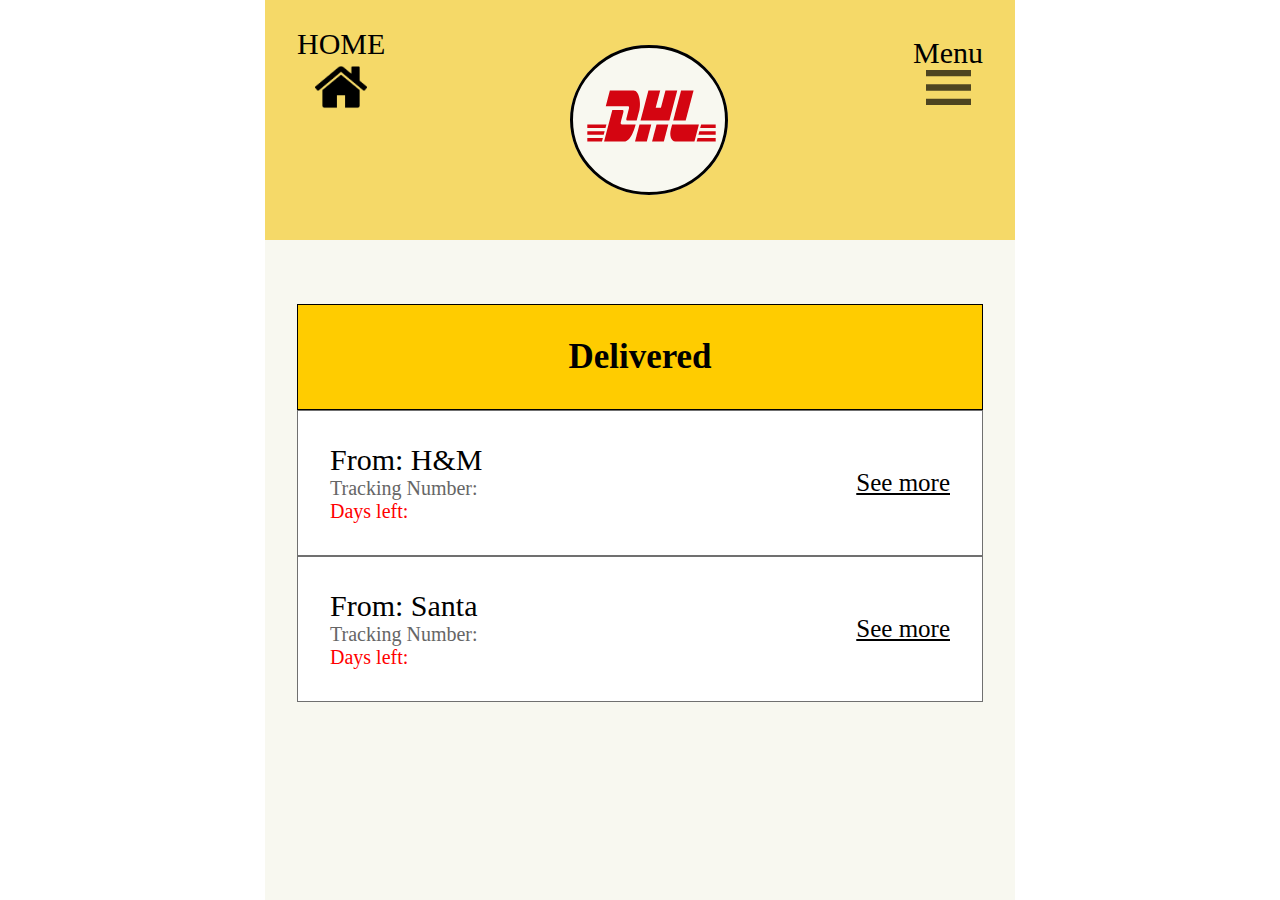
<file: Index.html>
<!DOCTYPE html>
<html lang="en">
<head>
    <meta charset="UTF-8">
    <meta http-equiv="X-UA-Compatible" content="IE=edge">
    <meta name="viewport" content="width=device-width, initial-scale=1.0">
    <title>DHL Demo</title>
    <link rel="stylesheet" href="css/style.css">
</head>
<body>
    <div class="wrapper">
    <header>
        <span class="nav">HOME<br>
        <img src="images/Image_19.png" alt=""></span>
        <span class="nav"><svg xmlns="http://www.w3.org/2000/svg" width="158" height="150" viewBox="0 0 158 150">
            <g id="Ellipse_2" data-name="Ellipse 2" fill="#f8f8f0" stroke="#000" stroke-width="3">
              <ellipse cx="79" cy="75" rx="79" ry="75" stroke="none"/>
              <ellipse cx="79" cy="75" rx="77.5" ry="73.5" fill="none"/>
            </g>
            <g id="Group" transform="translate(17.291 45.49)">
              <g id="Group-2" data-name="Group" transform="translate(0 33.951)">
                <g id="Group-3" data-name="Group" transform="translate(0 0)">
                  <path id="Path" d="M0,0H17.367l-.949,3.628H0V0Z" transform="translate(0 6.728)" fill="#d40511"/>
                  <path id="Path-2" data-name="Path" d="M0,0H19.131L18.18,3.621H0V0Z" fill="#d40511"/>
                  <path id="Path-3" data-name="Path" d="M0,0H15.6l-.945,3.6H0V0Z" transform="translate(0 13.463)" fill="#d40511"/>
                </g>
                <g id="Group-4" data-name="Group" transform="translate(109.36 0)">
                  <path id="Path-4" data-name="Path" d="M17.3,3.624H0L.948,0H17.3V3.624Z" transform="translate(1.759 6.731)" fill="#d40511"/>
                  <path id="Path-5" data-name="Path" d="M19.058,3.6,0,3.606.944,0H19.058V3.6Z" transform="translate(0 13.463)" fill="#d40511"/>
                  <path id="Path-6" data-name="Path" d="M.949,0H15.537V3.624L0,3.626.949,0Z" transform="translate(3.521)" fill="#d40511"/>
                </g>
              </g>
              <g id="Group-5" data-name="Group" transform="translate(16.783 19.565)">
                <path id="Path-7" data-name="Path" d="M0,31.455,8.241,0H18.467c1.13,0,1.116,1.206.563,3.309-.561,2.135-1.516,5.807-2.087,7.974-.29,1.1-.814,3.107.923,3.107h13.7C30.428,18.775,26.732,31.455,20.1,31.455Z" transform="translate(0 0)" fill="#d40511"/>
                <path id="Path-8" data-name="Path" d="M16.257,0,11.789,17.067H0S4.467,0,4.471,0L16.257,0Z" transform="translate(30.939 14.388)" fill="#d40511"/>
                <path id="Path-9" data-name="Path" d="M16.255,0,11.784,17.065H0S4.467,0,4.471,0Z" transform="translate(47.988 14.39)" fill="#d40511"/>
                <path id="Path-10" data-name="Path" d="M1.856,0S.995,3.31.576,4.9C-.9,10.518.4,17.065,5.235,17.065H24.161L28.631,0Z" transform="translate(66.22 14.388)" fill="#d40511"/>
              </g>
              <g id="Group-6" data-name="Group" transform="translate(18.481)">
                <path id="Path-11" data-name="Path" d="M4.1,0,0,15.66H22.361c1.13,0,1.115,1.206.563,3.309-.561,2.133-1.5,5.847-2.071,8.014-.29,1.1-.815,3.1.923,3.1H30.92s1.474-5.635,2.709-10.346C35.31,13.334,33.775,0,27.766,0Z" transform="translate(0)" fill="#d40511"/>
                <path id="Path-12" data-name="Path" d="M28.833,30.087H0L7.885,0H19.669L15.151,17.251h5.26L24.932,0H36.715L28.833,30.087Z" transform="translate(34.762)" fill="#d40511"/>
                <path id="Path-13" data-name="Path" d="M20.37,0,12.488,30.087H0S7.886,0,7.89,0Z" transform="translate(67.427)" fill="#d40511"/>
              </g>
            </g>
          </svg>
          </span>
        <span class="nav">Menu<br>
            <svg xmlns="http://www.w3.org/2000/svg" width="45" height="35" viewBox="0 0 45 35">
                <path id="color" d="M0,35V28.637H45V35ZM0,20.682V14.318H45v6.363ZM0,6.363V0H45V6.363Z" opacity="0.686"/>
              </svg>
              
        </span>
    </header>
    <main class="mainContent">
        <h1 class="title">Delivered</h1>
        <article>
            <section style="align-items: flex-start;">
            <span class="From">From: H&M </span>
            <span class="Tracking">Tracking Number:</span>
            <span class="DaysLeft">Days left:</span>
        </section>
        <section>
            <a class="seemore" href="Pickup.html">See more</a>
        </section>
        </article>
        <article>
            <section style="align-items: flex-start;">
            <span class="From">From: Santa </span>
            <span class="Tracking">Tracking Number:</span>
            <span class="DaysLeft">Days left:</span>
        </section>
        <section>
            <a class="seemore" href="Pickup.html">See more</a>
        </section>
        </article>
        


    </main>
</div>
    
</body>
</html>
</file>
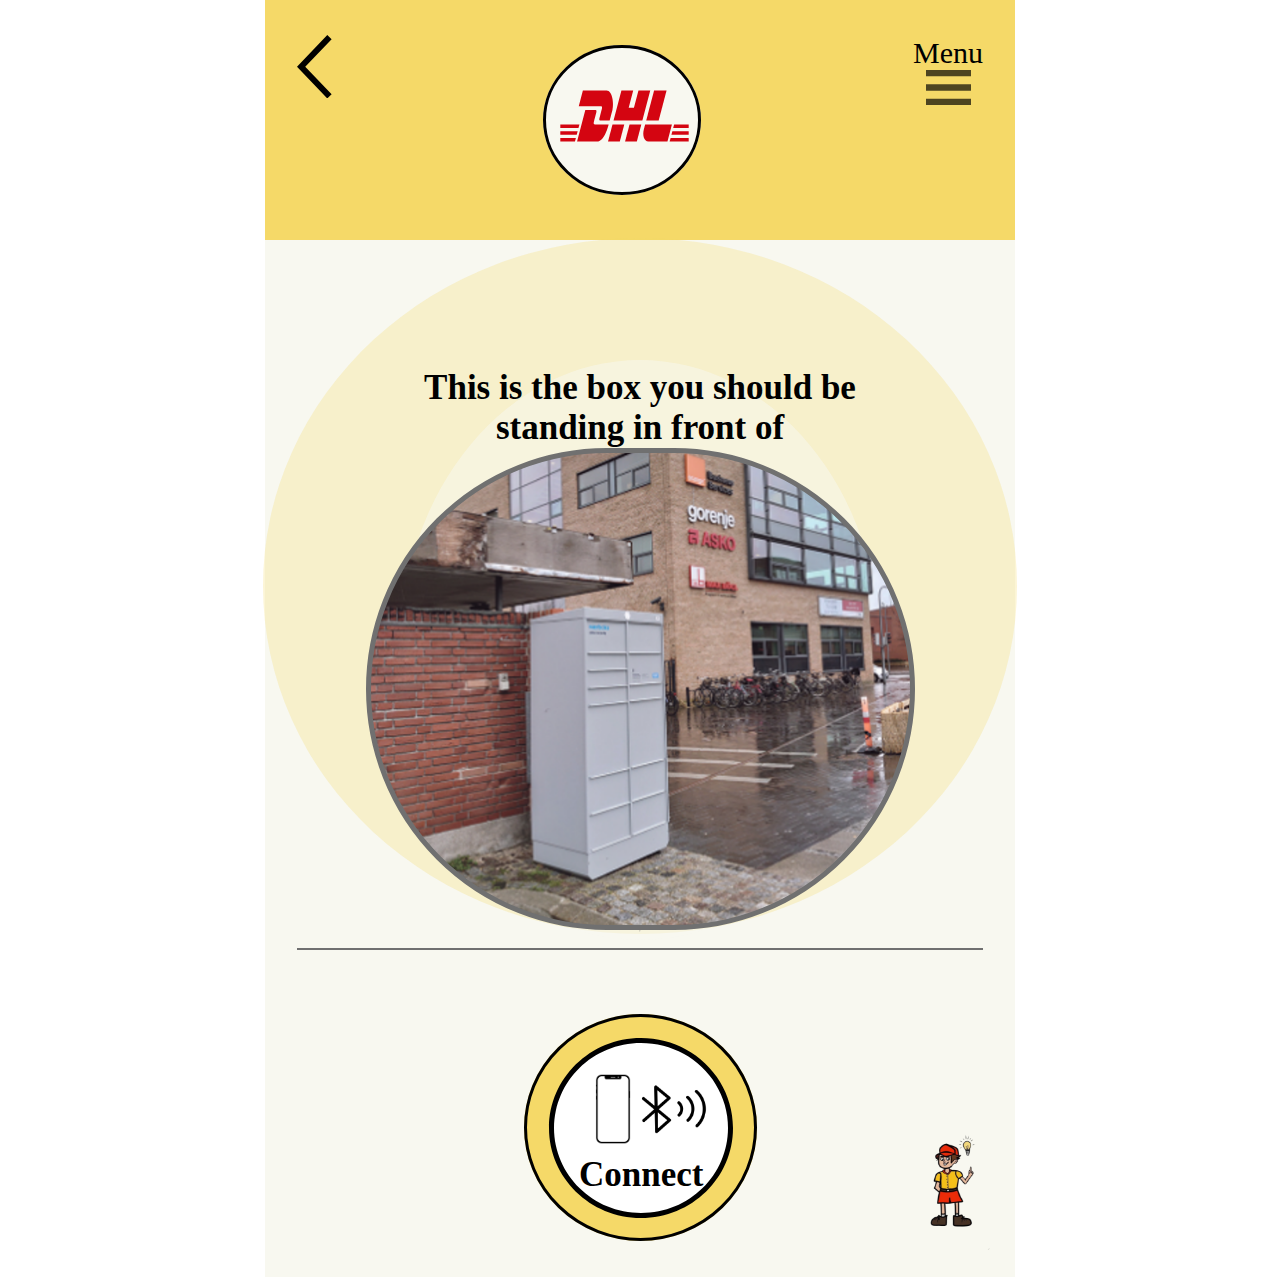
<file: Pickup.html>
<!DOCTYPE html>
<html lang="en">
<head>
    <meta charset="UTF-8">
    <meta http-equiv="X-UA-Compatible" content="IE=edge">
    <meta name="viewport" content="width=device-width, initial-scale=1.0">
    <title>DHL Demo</title>
    <link rel="stylesheet" href="css/style.css">
</head>
<body>
    <main class="wrapper">
    <header>
        <span class="nav">
            <a href="index.html">
                <svg xmlns="http://www.w3.org/2000/svg" width="34.633" height="63.445" viewBox="0 0 34.633 63.445">
                    <g id="input-fields_x-include_arrow--down" data-name="input-fields/x-include/arrow--down" transform="translate(32.463 2.072) rotate(90)">
                      <path id="color" d="M0,0,29.651,28.315,59.3,0" fill="none" stroke="#000" stroke-miterlimit="10" stroke-width="6"/>
                    </g>
                  </svg>
                </a>
              
        
        </span>
        <span class="nav"><svg xmlns="http://www.w3.org/2000/svg" width="158" height="150" viewBox="0 0 158 150">
            <g id="Ellipse_2" data-name="Ellipse 2" fill="#f8f8f0" stroke="#000" stroke-width="3">
              <ellipse cx="79" cy="75" rx="79" ry="75" stroke="none"/>
              <ellipse cx="79" cy="75" rx="77.5" ry="73.5" fill="none"/>
            </g>
            <g id="Group" transform="translate(17.291 45.49)">
              <g id="Group-2" data-name="Group" transform="translate(0 33.951)">
                <g id="Group-3" data-name="Group" transform="translate(0 0)">
                  <path id="Path" d="M0,0H17.367l-.949,3.628H0V0Z" transform="translate(0 6.728)" fill="#d40511"/>
                  <path id="Path-2" data-name="Path" d="M0,0H19.131L18.18,3.621H0V0Z" fill="#d40511"/>
                  <path id="Path-3" data-name="Path" d="M0,0H15.6l-.945,3.6H0V0Z" transform="translate(0 13.463)" fill="#d40511"/>
                </g>
                <g id="Group-4" data-name="Group" transform="translate(109.36 0)">
                  <path id="Path-4" data-name="Path" d="M17.3,3.624H0L.948,0H17.3V3.624Z" transform="translate(1.759 6.731)" fill="#d40511"/>
                  <path id="Path-5" data-name="Path" d="M19.058,3.6,0,3.606.944,0H19.058V3.6Z" transform="translate(0 13.463)" fill="#d40511"/>
                  <path id="Path-6" data-name="Path" d="M.949,0H15.537V3.624L0,3.626.949,0Z" transform="translate(3.521)" fill="#d40511"/>
                </g>
              </g>
              <g id="Group-5" data-name="Group" transform="translate(16.783 19.565)">
                <path id="Path-7" data-name="Path" d="M0,31.455,8.241,0H18.467c1.13,0,1.116,1.206.563,3.309-.561,2.135-1.516,5.807-2.087,7.974-.29,1.1-.814,3.107.923,3.107h13.7C30.428,18.775,26.732,31.455,20.1,31.455Z" transform="translate(0 0)" fill="#d40511"/>
                <path id="Path-8" data-name="Path" d="M16.257,0,11.789,17.067H0S4.467,0,4.471,0L16.257,0Z" transform="translate(30.939 14.388)" fill="#d40511"/>
                <path id="Path-9" data-name="Path" d="M16.255,0,11.784,17.065H0S4.467,0,4.471,0Z" transform="translate(47.988 14.39)" fill="#d40511"/>
                <path id="Path-10" data-name="Path" d="M1.856,0S.995,3.31.576,4.9C-.9,10.518.4,17.065,5.235,17.065H24.161L28.631,0Z" transform="translate(66.22 14.388)" fill="#d40511"/>
              </g>
              <g id="Group-6" data-name="Group" transform="translate(18.481)">
                <path id="Path-11" data-name="Path" d="M4.1,0,0,15.66H22.361c1.13,0,1.115,1.206.563,3.309-.561,2.133-1.5,5.847-2.071,8.014-.29,1.1-.815,3.1.923,3.1H30.92s1.474-5.635,2.709-10.346C35.31,13.334,33.775,0,27.766,0Z" transform="translate(0)" fill="#d40511"/>
                <path id="Path-12" data-name="Path" d="M28.833,30.087H0L7.885,0H19.669L15.151,17.251h5.26L24.932,0H36.715L28.833,30.087Z" transform="translate(34.762)" fill="#d40511"/>
                <path id="Path-13" data-name="Path" d="M20.37,0,12.488,30.087H0S7.886,0,7.89,0Z" transform="translate(67.427)" fill="#d40511"/>
              </g>
            </g>
          </svg>
          </span>
        <span class="nav">Menu<br>
            <svg xmlns="http://www.w3.org/2000/svg" width="45" height="35" viewBox="0 0 45 35">
                <path id="color" d="M0,35V28.637H45V35ZM0,20.682V14.318H45v6.363ZM0,6.363V0H45V6.363Z" opacity="0.686"/>
              </svg>
              
        </span>
    </header>
    <main class="mainContent">
       <section class="Box">
          
           <span class="boks_title">This is the box you should be<br> standing in front of</span>
           <img class="imgBoks" src="images/billedeafpakkeboks.png" alt="">
      <hr>
       </section>
       <section class="Connect">
        <span>
            <svg id="connectbutton" xmlns="http://www.w3.org/2000/svg" xmlns:xlink="http://www.w3.org/1999/xlink" width="233" height="227" viewBox="0 0 233 227">
                <g id="Ellipse_12" data-name="Ellipse 12" fill="#f5d968" stroke="#000" stroke-width="3">
                  <ellipse cx="116.5" cy="113.5" rx="116.5" ry="113.5" stroke="none"/>
                  <ellipse cx="116.5" cy="113.5" rx="115" ry="112" fill="none"/>
                </g>
                <g id="Path_28" data-name="Path 28" transform="translate(25 24)" fill="#fff">
                  <path d="M 92 177.5 C 85.92232513427734 177.5 79.84925079345703 176.9011688232422 73.94950103759766 175.7201538085938 C 68.20147705078125 174.5695037841797 62.54772567749023 172.8526458740234 57.1452751159668 170.6172943115234 C 51.84125137329102 168.4226531982422 46.7255744934082 165.7063293457031 41.94032669067383 162.5437469482422 C 37.20092391967773 159.4114685058594 32.74435043334961 155.8144226074219 28.69440078735352 151.8525238037109 C 24.64539909362793 147.8915557861328 20.96967506408691 143.5334320068359 17.7692756652832 138.8992004394531 C 14.53937530517578 134.2222442626953 11.76542472839355 129.2228546142578 9.524524688720703 124.039924621582 C 7.242825031280518 118.7626724243164 5.490475177764893 113.2403259277344 4.316150188446045 107.6262741088867 C 3.111049890518188 101.8650741577148 2.5 95.93475341796875 2.5 90 C 2.5 84.06524658203125 3.111049890518188 78.13492584228516 4.316150188446045 72.37372589111328 C 5.490475177764893 66.75967407226562 7.242825031280518 61.23732376098633 9.524524688720703 55.96007537841797 C 11.76542472839355 50.77714920043945 14.53937530517578 45.77774810791016 17.7692756652832 41.10079956054688 C 20.96967506408691 36.46657562255859 24.64539909362793 32.10845184326172 28.69440078735352 28.14747428894043 C 32.74435043334961 24.18557548522949 37.20092391967773 20.58852577209473 41.94032669067383 17.45624923706055 C 46.7255744934082 14.29367542266846 51.84125137329102 11.57734966278076 57.1452751159668 9.382699966430664 C 62.54772567749023 7.147349834442139 68.20147705078125 5.430500030517578 73.94950103759766 4.279850006103516 C 79.84925079345703 3.098824977874756 85.92232513427734 2.5 92 2.5 C 99.77065277099609 2.5 107.4819488525391 3.47647500038147 114.919677734375 5.40232515335083 C 122.1543502807617 7.275575160980225 129.1775512695312 10.05812454223633 135.7941741943359 13.6726245880127 C 149.3834075927734 21.09560012817383 160.8136291503906 31.96182441711426 168.8491973876953 45.09659957885742 C 172.9120941162109 51.73772430419922 176.0527801513672 58.87442398071289 178.1839447021484 66.30852508544922 C 180.3843231201172 73.98392486572266 181.5 81.95490264892578 181.5 90 C 181.5 95.93475341796875 180.8889465332031 101.8650741577148 179.6838531494141 107.6262741088867 C 178.509521484375 113.2403259277344 176.7571716308594 118.7626724243164 174.4754791259766 124.039924621582 C 172.2345733642578 129.2228546142578 169.4606323242188 134.2222442626953 166.2307281494141 138.8992004394531 C 163.0303192138672 143.5334320068359 159.3545989990234 147.8915557861328 155.3056030273438 151.8525238037109 C 151.2556457519531 155.8144226074219 146.799072265625 159.4114685058594 142.0596771240234 162.5437469482422 C 137.2744293212891 165.7063293457031 132.1587524414062 168.4226531982422 126.8547286987305 170.6172943115234 C 121.452278137207 172.8526458740234 115.7985229492188 174.5695037841797 110.0504989624023 175.7201538085938 C 104.150749206543 176.9011688232422 98.07767486572266 177.5 92 177.5 Z" stroke="none"/>
                  <path d="M 92 5 C 86.08672332763672 5 80.17877960205078 5.582473754882812 74.44022369384766 6.731216430664062 C 68.85108184814453 7.850051879882812 63.35380554199219 9.519363403320312 58.10111236572266 11.69277954101562 C 52.94444274902344 13.82644653320312 47.970947265625 16.46728515625 43.31875610351562 19.54191589355469 C 38.71150207519531 22.58683776855469 34.37936401367188 26.08341979980469 30.44264221191406 29.93455505371094 C 26.50782775878906 33.78382873535156 22.93603515625 38.01866149902344 19.82638549804688 42.52143859863281 C 16.68930053710938 47.06399536132812 13.99530029296875 51.91921997070312 11.81922912597656 56.95222473144531 C 9.604217529296875 62.07524871826172 7.903106689453125 67.43599700927734 6.763198852539062 72.88558197021484 C 5.593215942382812 78.47877502441406 5 84.23689270019531 5 90 C 5 95.76310729980469 5.593215942382812 101.5212249755859 6.763198852539062 107.1144180297852 C 7.903106689453125 112.5640029907227 9.604217529296875 117.9247512817383 11.81922912597656 123.0477752685547 C 13.99530029296875 128.0807800292969 16.68930053710938 132.9360046386719 19.82638549804688 137.4785461425781 C 22.93603515625 141.9813385009766 26.50782775878906 146.2161712646484 30.44264221191406 150.0654449462891 C 34.37936401367188 153.9165802001953 38.71150207519531 157.4131622314453 43.31875610351562 160.4580841064453 C 47.970947265625 163.53271484375 52.94444274902344 166.1735534667969 58.10111236572266 168.3072204589844 C 63.35380554199219 170.4806365966797 68.85108184814453 172.1499481201172 74.44022369384766 173.2687835693359 C 80.17877960205078 174.4175262451172 86.08672332763672 175 92 175 C 97.91327667236328 175 103.8212203979492 174.4175262451172 109.5597763061523 173.2687835693359 C 115.1489181518555 172.1499481201172 120.6461944580078 170.4806365966797 125.8988876342773 168.3072204589844 C 131.0555572509766 166.1735534667969 136.029052734375 163.53271484375 140.6812438964844 160.4580841064453 C 145.2884979248047 157.4131622314453 149.6206359863281 153.9165802001953 153.5573577880859 150.0654449462891 C 157.4921722412109 146.2161712646484 161.06396484375 141.9813385009766 164.1736145019531 137.4785461425781 C 167.3106994628906 132.9360046386719 170.0046997070312 128.0807800292969 172.1807708740234 123.0477752685547 C 174.3957824707031 117.9247512817383 176.0968933105469 112.5640029907227 177.2368011474609 107.1144180297852 C 178.4067840576172 101.5212249755859 179 95.76310729980469 179 90 C 179 82.18797302246094 177.9168853759766 74.44880676269531 175.7807464599609 66.99744415283203 C 173.7116088867188 59.77983093261719 170.6620025634766 52.85028076171875 166.7166442871094 46.4012451171875 C 158.9089202880859 33.63894653320312 147.8016967773438 23.08027648925781 134.5956726074219 15.86660766601562 C 128.1594390869141 12.35066223144531 121.3286666870117 9.64422607421875 114.2930297851562 7.822494506835938 C 107.0598297119141 5.94964599609375 99.55936431884766 5 92 5 M 92 0 C 108.2592468261719 0 123.5333862304688 4.126144409179688 136.9926910400391 11.4786376953125 C 164.9538269042969 26.75210571289062 184 56.20016479492188 184 90 C 184 139.7056427001953 142.8101959228516 180 92 180 C 41.18980407714844 180 0 139.7056427001953 0 90 C 0 40.29435729980469 41.18980407714844 0 92 0 Z" stroke="none" fill="#000"/>
                </g>
                <image id="Image_14" data-name="Image 14" width="78" height="78" transform="translate(50 56)" xlink:href="[data-uri]"/>
                <image id="Image_13" data-name="Image 13" width="64.793" height="64.793" transform="translate(117 63.174) rotate(-1)" xlink:href="[data-uri]"/>
                <text id="Connect" transform="translate(55 134)" font-size="35" font-family="SegoeUI-Bold, Segoe UI" font-weight="700"><tspan x="0" y="38">Connect</tspan></text>
              </svg>
              

        </span>
    </section>
        


    </main>
    <a href="PickupIntro.html"><img src="images/asktombutton.png" class="askTom" alt=""></a>
</main>

    
</body>
</html>
</file>
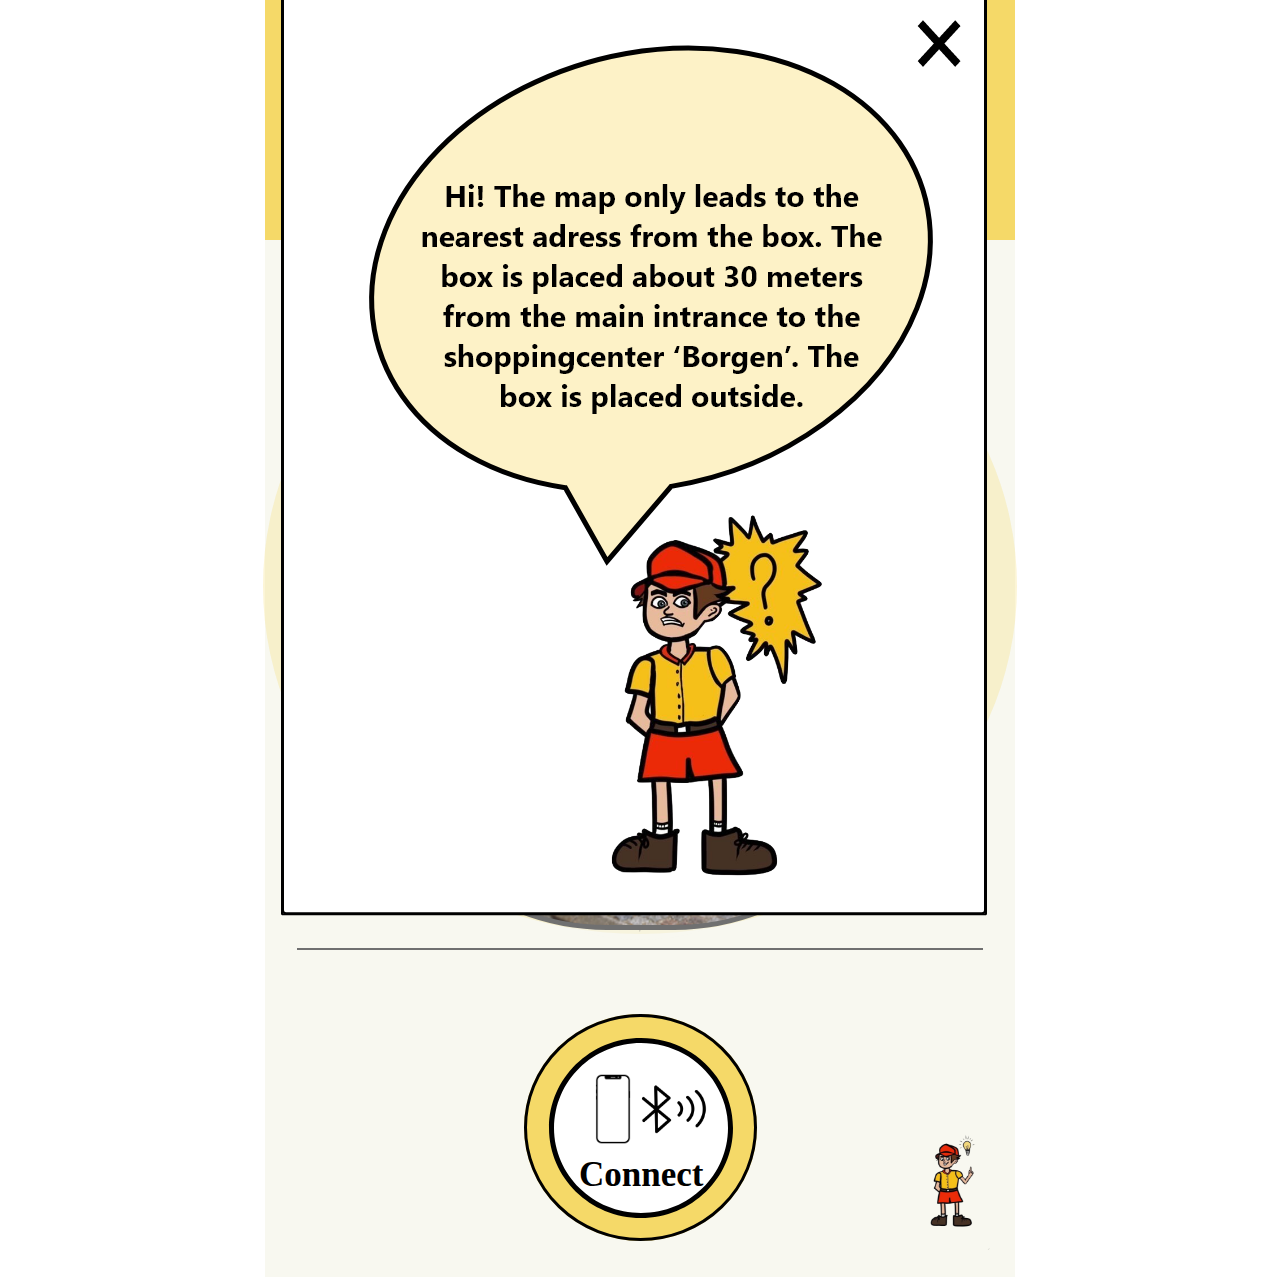
<file: PickupIntro.html>
<!DOCTYPE html>
<html lang="en">
<head>
    <meta charset="UTF-8">
    <meta http-equiv="X-UA-Compatible" content="IE=edge">
    <meta name="viewport" content="width=device-width, initial-scale=1.0">
    <title>DHL Demo</title>
    <link rel="stylesheet" href="css/style.css">
</head>
<body>
    <main class="wrapper">
    <header>
        <span class="nav">
            <a href="Pickup.html">
            <svg xmlns="http://www.w3.org/2000/svg" width="34.633" height="63.445" viewBox="0 0 34.633 63.445">
                <g id="input-fields_x-include_arrow--down" data-name="input-fields/x-include/arrow--down" transform="translate(32.463 2.072) rotate(90)">
                  <path id="color" d="M0,0,29.651,28.315,59.3,0" fill="none" stroke="#000" stroke-miterlimit="10" stroke-width="6"/>
                </g>
              </svg>
            </a>
        
        </span>
        <span class="nav"><svg xmlns="http://www.w3.org/2000/svg" width="158" height="150" viewBox="0 0 158 150">
            <g id="Ellipse_2" data-name="Ellipse 2" fill="#f8f8f0" stroke="#000" stroke-width="3">
              <ellipse cx="79" cy="75" rx="79" ry="75" stroke="none"/>
              <ellipse cx="79" cy="75" rx="77.5" ry="73.5" fill="none"/>
            </g>
            <g id="Group" transform="translate(17.291 45.49)">
              <g id="Group-2" data-name="Group" transform="translate(0 33.951)">
                <g id="Group-3" data-name="Group" transform="translate(0 0)">
                  <path id="Path" d="M0,0H17.367l-.949,3.628H0V0Z" transform="translate(0 6.728)" fill="#d40511"/>
                  <path id="Path-2" data-name="Path" d="M0,0H19.131L18.18,3.621H0V0Z" fill="#d40511"/>
                  <path id="Path-3" data-name="Path" d="M0,0H15.6l-.945,3.6H0V0Z" transform="translate(0 13.463)" fill="#d40511"/>
                </g>
                <g id="Group-4" data-name="Group" transform="translate(109.36 0)">
                  <path id="Path-4" data-name="Path" d="M17.3,3.624H0L.948,0H17.3V3.624Z" transform="translate(1.759 6.731)" fill="#d40511"/>
                  <path id="Path-5" data-name="Path" d="M19.058,3.6,0,3.606.944,0H19.058V3.6Z" transform="translate(0 13.463)" fill="#d40511"/>
                  <path id="Path-6" data-name="Path" d="M.949,0H15.537V3.624L0,3.626.949,0Z" transform="translate(3.521)" fill="#d40511"/>
                </g>
              </g>
              <g id="Group-5" data-name="Group" transform="translate(16.783 19.565)">
                <path id="Path-7" data-name="Path" d="M0,31.455,8.241,0H18.467c1.13,0,1.116,1.206.563,3.309-.561,2.135-1.516,5.807-2.087,7.974-.29,1.1-.814,3.107.923,3.107h13.7C30.428,18.775,26.732,31.455,20.1,31.455Z" transform="translate(0 0)" fill="#d40511"/>
                <path id="Path-8" data-name="Path" d="M16.257,0,11.789,17.067H0S4.467,0,4.471,0L16.257,0Z" transform="translate(30.939 14.388)" fill="#d40511"/>
                <path id="Path-9" data-name="Path" d="M16.255,0,11.784,17.065H0S4.467,0,4.471,0Z" transform="translate(47.988 14.39)" fill="#d40511"/>
                <path id="Path-10" data-name="Path" d="M1.856,0S.995,3.31.576,4.9C-.9,10.518.4,17.065,5.235,17.065H24.161L28.631,0Z" transform="translate(66.22 14.388)" fill="#d40511"/>
              </g>
              <g id="Group-6" data-name="Group" transform="translate(18.481)">
                <path id="Path-11" data-name="Path" d="M4.1,0,0,15.66H22.361c1.13,0,1.115,1.206.563,3.309-.561,2.133-1.5,5.847-2.071,8.014-.29,1.1-.815,3.1.923,3.1H30.92s1.474-5.635,2.709-10.346C35.31,13.334,33.775,0,27.766,0Z" transform="translate(0)" fill="#d40511"/>
                <path id="Path-12" data-name="Path" d="M28.833,30.087H0L7.885,0H19.669L15.151,17.251h5.26L24.932,0H36.715L28.833,30.087Z" transform="translate(34.762)" fill="#d40511"/>
                <path id="Path-13" data-name="Path" d="M20.37,0,12.488,30.087H0S7.886,0,7.89,0Z" transform="translate(67.427)" fill="#d40511"/>
              </g>
            </g>
          </svg>
          </span>
        <span class="nav">Menu<br>
            <svg xmlns="http://www.w3.org/2000/svg" width="45" height="35" viewBox="0 0 45 35">
                <path id="color" d="M0,35V28.637H45V35ZM0,20.682V14.318H45v6.363ZM0,6.363V0H45V6.363Z" opacity="0.686"/>
              </svg>
              
        </span>
    </header>
    <main class="mainContent">
       <section class="Box">
          
           <span class="boks_title">This is the box you should be<br> standing in front of</span>
           <img class="imgBoks" src="images/billedeafpakkeboks.png" alt="">
      <hr>
       </section>
       <section class="Connect">
        <span>
            <svg id="connectbutton" xmlns="http://www.w3.org/2000/svg" xmlns:xlink="http://www.w3.org/1999/xlink" width="233" height="227" viewBox="0 0 233 227">
                <g id="Ellipse_12" data-name="Ellipse 12" fill="#f5d968" stroke="#000" stroke-width="3">
                  <ellipse cx="116.5" cy="113.5" rx="116.5" ry="113.5" stroke="none"/>
                  <ellipse cx="116.5" cy="113.5" rx="115" ry="112" fill="none"/>
                </g>
                <g id="Path_28" data-name="Path 28" transform="translate(25 24)" fill="#fff">
                  <path d="M 92 177.5 C 85.92232513427734 177.5 79.84925079345703 176.9011688232422 73.94950103759766 175.7201538085938 C 68.20147705078125 174.5695037841797 62.54772567749023 172.8526458740234 57.1452751159668 170.6172943115234 C 51.84125137329102 168.4226531982422 46.7255744934082 165.7063293457031 41.94032669067383 162.5437469482422 C 37.20092391967773 159.4114685058594 32.74435043334961 155.8144226074219 28.69440078735352 151.8525238037109 C 24.64539909362793 147.8915557861328 20.96967506408691 143.5334320068359 17.7692756652832 138.8992004394531 C 14.53937530517578 134.2222442626953 11.76542472839355 129.2228546142578 9.524524688720703 124.039924621582 C 7.242825031280518 118.7626724243164 5.490475177764893 113.2403259277344 4.316150188446045 107.6262741088867 C 3.111049890518188 101.8650741577148 2.5 95.93475341796875 2.5 90 C 2.5 84.06524658203125 3.111049890518188 78.13492584228516 4.316150188446045 72.37372589111328 C 5.490475177764893 66.75967407226562 7.242825031280518 61.23732376098633 9.524524688720703 55.96007537841797 C 11.76542472839355 50.77714920043945 14.53937530517578 45.77774810791016 17.7692756652832 41.10079956054688 C 20.96967506408691 36.46657562255859 24.64539909362793 32.10845184326172 28.69440078735352 28.14747428894043 C 32.74435043334961 24.18557548522949 37.20092391967773 20.58852577209473 41.94032669067383 17.45624923706055 C 46.7255744934082 14.29367542266846 51.84125137329102 11.57734966278076 57.1452751159668 9.382699966430664 C 62.54772567749023 7.147349834442139 68.20147705078125 5.430500030517578 73.94950103759766 4.279850006103516 C 79.84925079345703 3.098824977874756 85.92232513427734 2.5 92 2.5 C 99.77065277099609 2.5 107.4819488525391 3.47647500038147 114.919677734375 5.40232515335083 C 122.1543502807617 7.275575160980225 129.1775512695312 10.05812454223633 135.7941741943359 13.6726245880127 C 149.3834075927734 21.09560012817383 160.8136291503906 31.96182441711426 168.8491973876953 45.09659957885742 C 172.9120941162109 51.73772430419922 176.0527801513672 58.87442398071289 178.1839447021484 66.30852508544922 C 180.3843231201172 73.98392486572266 181.5 81.95490264892578 181.5 90 C 181.5 95.93475341796875 180.8889465332031 101.8650741577148 179.6838531494141 107.6262741088867 C 178.509521484375 113.2403259277344 176.7571716308594 118.7626724243164 174.4754791259766 124.039924621582 C 172.2345733642578 129.2228546142578 169.4606323242188 134.2222442626953 166.2307281494141 138.8992004394531 C 163.0303192138672 143.5334320068359 159.3545989990234 147.8915557861328 155.3056030273438 151.8525238037109 C 151.2556457519531 155.8144226074219 146.799072265625 159.4114685058594 142.0596771240234 162.5437469482422 C 137.2744293212891 165.7063293457031 132.1587524414062 168.4226531982422 126.8547286987305 170.6172943115234 C 121.452278137207 172.8526458740234 115.7985229492188 174.5695037841797 110.0504989624023 175.7201538085938 C 104.150749206543 176.9011688232422 98.07767486572266 177.5 92 177.5 Z" stroke="none"/>
                  <path d="M 92 5 C 86.08672332763672 5 80.17877960205078 5.582473754882812 74.44022369384766 6.731216430664062 C 68.85108184814453 7.850051879882812 63.35380554199219 9.519363403320312 58.10111236572266 11.69277954101562 C 52.94444274902344 13.82644653320312 47.970947265625 16.46728515625 43.31875610351562 19.54191589355469 C 38.71150207519531 22.58683776855469 34.37936401367188 26.08341979980469 30.44264221191406 29.93455505371094 C 26.50782775878906 33.78382873535156 22.93603515625 38.01866149902344 19.82638549804688 42.52143859863281 C 16.68930053710938 47.06399536132812 13.99530029296875 51.91921997070312 11.81922912597656 56.95222473144531 C 9.604217529296875 62.07524871826172 7.903106689453125 67.43599700927734 6.763198852539062 72.88558197021484 C 5.593215942382812 78.47877502441406 5 84.23689270019531 5 90 C 5 95.76310729980469 5.593215942382812 101.5212249755859 6.763198852539062 107.1144180297852 C 7.903106689453125 112.5640029907227 9.604217529296875 117.9247512817383 11.81922912597656 123.0477752685547 C 13.99530029296875 128.0807800292969 16.68930053710938 132.9360046386719 19.82638549804688 137.4785461425781 C 22.93603515625 141.9813385009766 26.50782775878906 146.2161712646484 30.44264221191406 150.0654449462891 C 34.37936401367188 153.9165802001953 38.71150207519531 157.4131622314453 43.31875610351562 160.4580841064453 C 47.970947265625 163.53271484375 52.94444274902344 166.1735534667969 58.10111236572266 168.3072204589844 C 63.35380554199219 170.4806365966797 68.85108184814453 172.1499481201172 74.44022369384766 173.2687835693359 C 80.17877960205078 174.4175262451172 86.08672332763672 175 92 175 C 97.91327667236328 175 103.8212203979492 174.4175262451172 109.5597763061523 173.2687835693359 C 115.1489181518555 172.1499481201172 120.6461944580078 170.4806365966797 125.8988876342773 168.3072204589844 C 131.0555572509766 166.1735534667969 136.029052734375 163.53271484375 140.6812438964844 160.4580841064453 C 145.2884979248047 157.4131622314453 149.6206359863281 153.9165802001953 153.5573577880859 150.0654449462891 C 157.4921722412109 146.2161712646484 161.06396484375 141.9813385009766 164.1736145019531 137.4785461425781 C 167.3106994628906 132.9360046386719 170.0046997070312 128.0807800292969 172.1807708740234 123.0477752685547 C 174.3957824707031 117.9247512817383 176.0968933105469 112.5640029907227 177.2368011474609 107.1144180297852 C 178.4067840576172 101.5212249755859 179 95.76310729980469 179 90 C 179 82.18797302246094 177.9168853759766 74.44880676269531 175.7807464599609 66.99744415283203 C 173.7116088867188 59.77983093261719 170.6620025634766 52.85028076171875 166.7166442871094 46.4012451171875 C 158.9089202880859 33.63894653320312 147.8016967773438 23.08027648925781 134.5956726074219 15.86660766601562 C 128.1594390869141 12.35066223144531 121.3286666870117 9.64422607421875 114.2930297851562 7.822494506835938 C 107.0598297119141 5.94964599609375 99.55936431884766 5 92 5 M 92 0 C 108.2592468261719 0 123.5333862304688 4.126144409179688 136.9926910400391 11.4786376953125 C 164.9538269042969 26.75210571289062 184 56.20016479492188 184 90 C 184 139.7056427001953 142.8101959228516 180 92 180 C 41.18980407714844 180 0 139.7056427001953 0 90 C 0 40.29435729980469 41.18980407714844 0 92 0 Z" stroke="none" fill="#000"/>
                </g>
                <image id="Image_14" data-name="Image 14" width="78" height="78" transform="translate(50 56)" xlink:href="[data-uri]"/>
                <image id="Image_13" data-name="Image 13" width="64.793" height="64.793" transform="translate(117 63.174) rotate(-1)" xlink:href="[data-uri]"/>
                <text id="Connect" transform="translate(55 134)" font-size="35" font-family="SegoeUI-Bold, Segoe UI" font-weight="700"><tspan x="0" y="38">Connect</tspan></text>
              </svg>
              

        </span>
    </section>
        


    </main>
    <img src="images/asktombutton.png" class="askTom" alt="">
</main>

<section class="Popup"><img src="images/popup.png" alt=""></section>
    
</body>
</html>
</file>
<file: css/style.css>
* {
    margin: 0;
    padding: 0;
    box-sizing: border-box;
}

body {
    height: 100%;

    margin: 0 auto;
    padding: 0;

}

.wrapper {
    width: 750px;
    display: flex;
    justify-content: flex-start;
    align-items: center;
    flex-direction: column;
    margin: 0 auto;
    min-height: 100vh;
    background-color: #F8F8F0;
   position: relative;
   z-index: 0;

}

header {
    background-color: #F5D968;
    height:240px;
    width: 100%;
    display: flex;
    align-items: center;
    justify-content: space-between;
    padding: 2rem;
    margin-bottom: 2rem;
    

}

.nav {
    font-size: 30px;
    display: flex;
    flex-direction: column;
    align-items: center;

}
.nav:first-of-type {
    margin-top: -100px;
}
.nav:last-of-type {
    margin-top: -100px;
}
.mainContent
{
    padding: 2rem;
    width: 100%;
    z-index: 5;

}

.title
{
padding: 2rem;
width: 100%;
display: block;
background-color: #FFCC00;
border: 1px solid black;
text-align: center;
font-size: 35px;
}
article {
    display: flex;
    flex-direction: row;
    padding: 2rem;
    background-color: #fff;
    border: 1px #707070 solid;
    justify-content: space-between;
}
.From {
    font-size: 30px;

}
.Tracking {
    Font-size: 20px;
    color: #666666;
}
.DaysLeft {
    Font-size: 20px;
    color: #f00;
}
.seemore {
    font-size: 25px;

    color: #000;
    z-index: 5;

}
section
{
    display: flex;
    flex-direction: column;
    justify-content: center;
    align-items: center;
    position: relative;
    
}

.full {
    position:absolute;
    top: -7rem;
    z-index: -1;
}
.imgBoks {
    width: 549px;
    z-index: 5;
}
.Box {
    margin-top: 4rem;
    padding-bottom: 1rem;
    border-bottom: 2px #707070 solid;
    margin-bottom: 2rem;
    position: relative;
    
}

.Box::after {
    content: '';
    position: absolute;
    width: 70%;
    height: 100%;
    border-radius: 50%;
    background-color: #F8F8F0;
    opacity: 0.53;
}
.Box::before {
    content: '';
    position: absolute;
    width: 110%;
    height: 120%;
    border-radius: 50%;
    background-color: #F5D968;
    z-index: 0;
    transform: translateY(-4rem);
    opacity: 0.27;
    

}

.boks_title {
    font-size: 35px;
    display: block;
    text-align: center;
    font-weight: 600;
    z-index: 5;
}

.Connect {
padding-top: 2rem;
}

.askTom
{
    position: absolute;
    bottom: 0px;
    right: 0;
    z-index: 5;
}

.Popup {
    position: fixed;
  top: 50%;
  left: 50%;
  /* bring your own prefixes */
  transform: translate(-50%, -50%);

}
</file>
